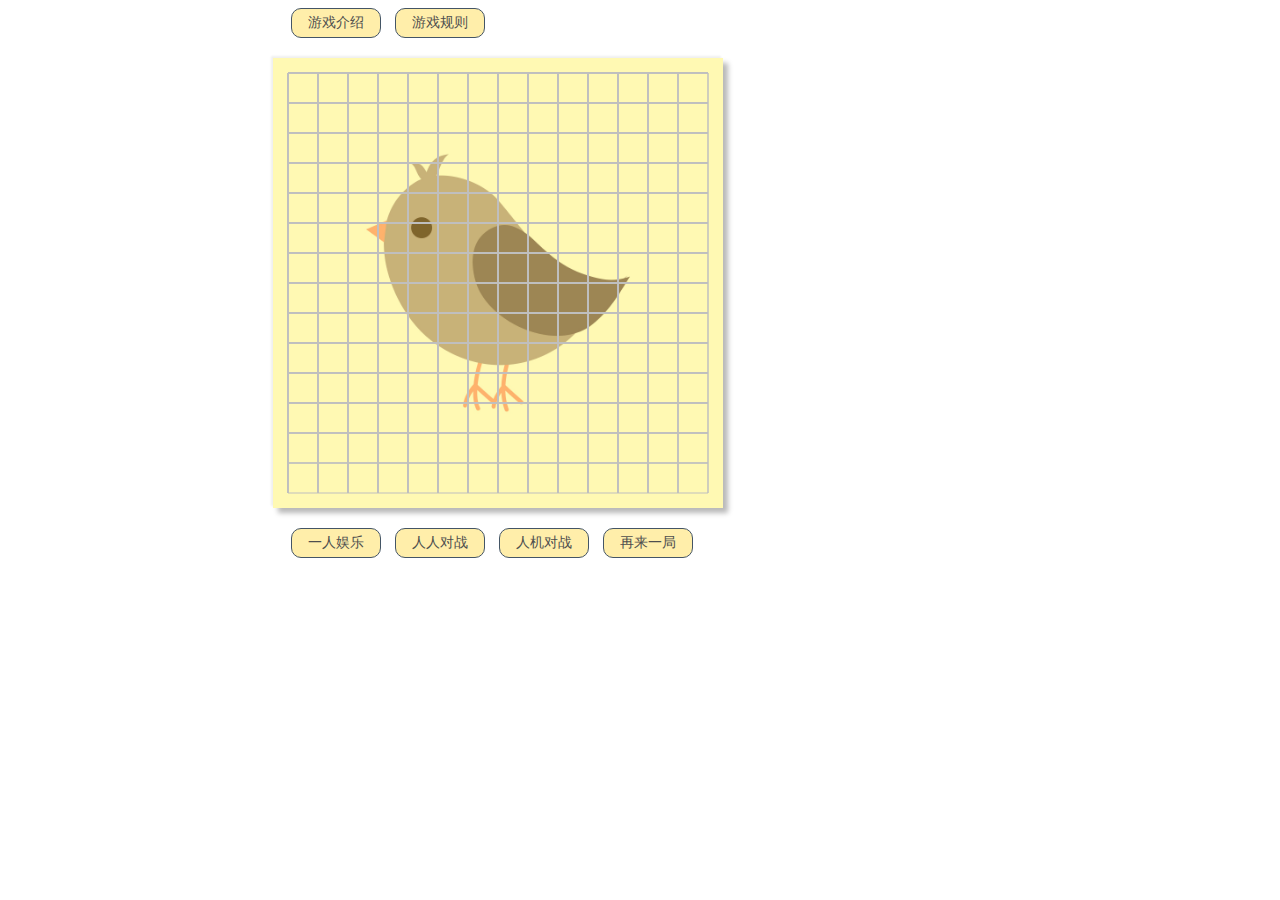
<file: gobang/index.html>
<!DOCTYPE html PUBLIC "-//W3C//DTD XHTML 1.0 Transitional//EN"
   "http://www.w3.org/TR/xhtml1/DTD/xhtml1-transitional.dtd">
<html xmlns="http://www.w3.org/1999/xhtml" xml:lang="en" lang="en">
<head>
<meta http-equiv="content-type" content="text/html;charset=utf-8">
<meta title="author" name="Silence Xu">
	<title>五子棋</title>
<link rel="stylesheet" type="text/css" href="css/style.css">

</head>
<body>
<div style="margin-left: 15%; width: 600px;">

	<div class="control">
		<input type="button" class="gameDescription" id="gameInstructions" value="游戏介绍" />
		<div class="gameDescription-div">
			<p>五子棋小游戏</p>
		</div>
		<input type="button" class="gameDescription" id="gameRules" value="游戏规则" />
		<div class="gameDescription-div">
			<h3>游戏规则</h3>
			<h4>游戏分为三种类型：</h4>
			<h5>一人娱乐</h5>
			<h5>人人对战</h5>
			<h5>人机对战</h5>
		</div>
	</div>

	<canvas id="chess" width="450px" height="450px"></canvas>

	<div class="control">
		<input type="button" id="one-oneself" value="一人娱乐" />
		<input type="button" id="people-people" value="人人对战" />
		<input type="button" id="people-computer" value="人机对战" />
		<input type="button" id="another" value="再来一局" />
	</div>

</div>
</body>
<script src="js/script.js"></script>

</html>
</file>
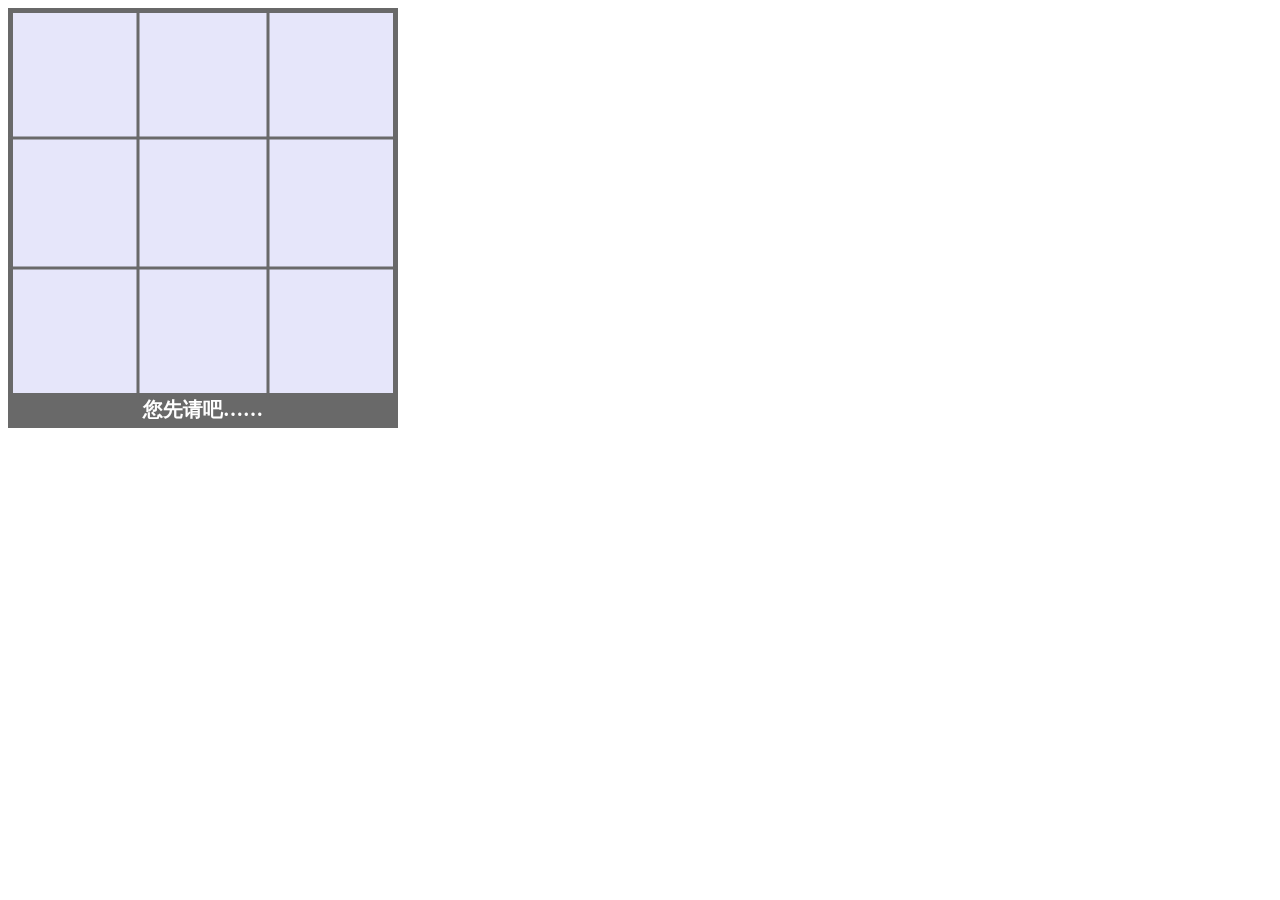
<file: tictactoe/index.html>
<!DOCTYPE html>
<html>
<head>
	<meta charset="utf-8" />
	<title>chess game</title>
	<script type="text/javascript" src="./js/lufylegend-1.6.0.min.js"></script>
	<script type="text/javascript" src="./js/main.js"></script>
    <style type="text/css">
	.button{
		width:100px;
		height:36px;
		text-align:center;
		font-family:楷体;
		font-size:24px;
		font-weight:bold;
		color:#600;
		background-color:#9FC;
	}
	</style>
</head>
<body>
	<div id="mylegend">loading……</div>
    <div>
    	<input type="button" name="fpeople" id="fpeople" value="人先">
    	<input type="button" name="fcomputer" id="fcomputer" value="机先">
        <input type="button" name="update" id="update" value="刷新">
    </div>
</body>
</html>
</file>
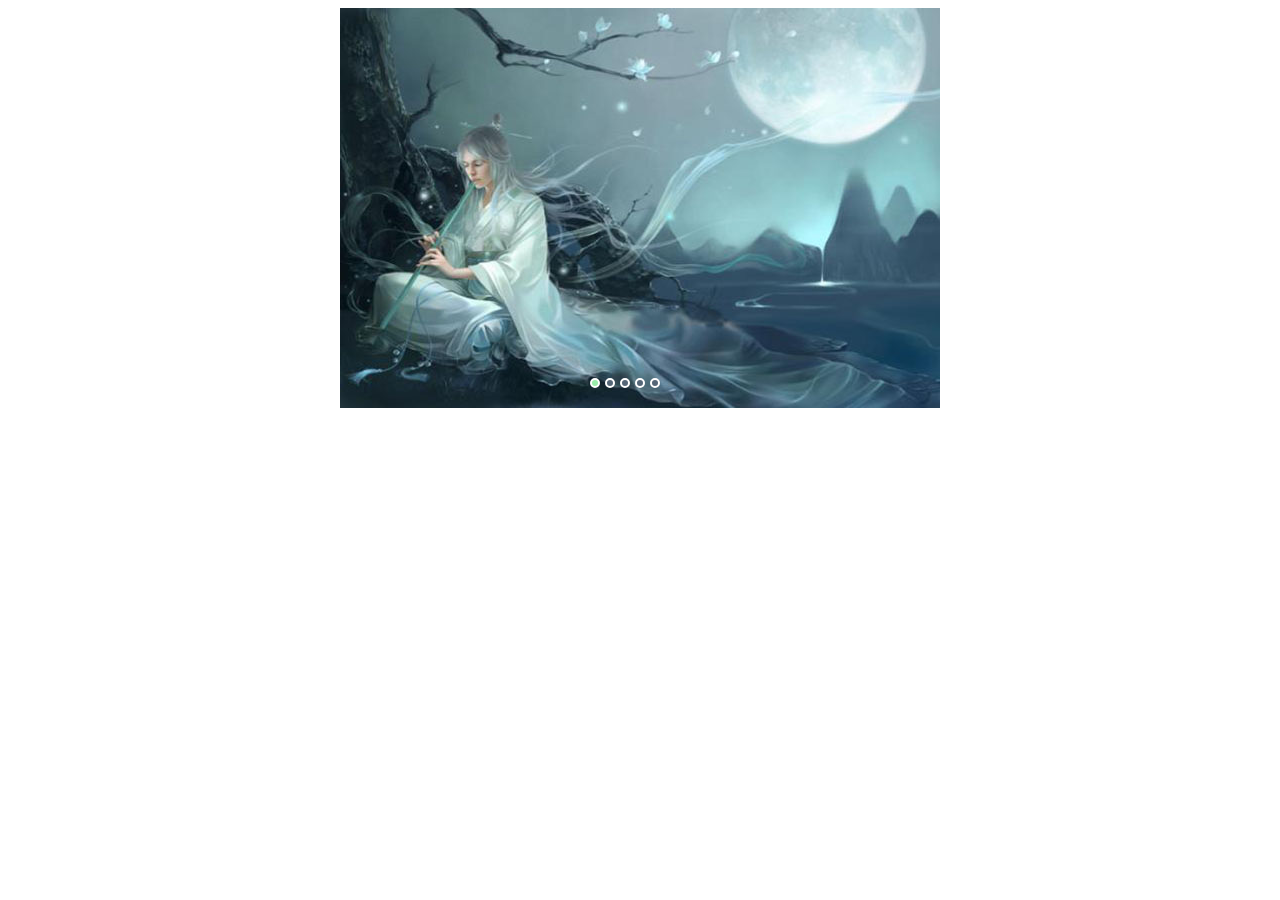
<file: carousel-focus/焦点轮播图.html>
<!DOCTYPE html>
<html>
<head>
<meta charset="utf-8">
<meta title="author" name="Silence Xu">
	<title>焦点轮播图</title>
</head>
<style type="text/css">
#container{
	margin: 0 auto;
	width: 600px;
	height: 400px;
	overflow: hidden;
	position: relative;/*将图片放到container里，多余的overflow: hidden;*/
}
#container #list{
	position: absolute; 
	width: 4200px; 
	height: 400px; 
	font-size: 0px;/*消除img之间的空隙*/
	z-index: 1;
}
#container #list img{
	float: left;
}
#container #buttons{
	width: 100px;
	height: 10px;
	position: absolute;
	left: 250px;
	bottom: 20px;
	z-index: 2;

}
#container #buttons span{
	display: block;
	float: left;
	width: 6px;
	height: 6px;
	background: #567;
	border:2px solid #fff;
	border-radius: 50%;
	cursor: pointer;
	margin-right: 5px;

}
#container #buttons .on{
	background: #9ea;
}
#container .arrow{
	display: none;
	width: 30px;
	height: 50px;
	background: rgba(0,0,0,0.3);
	cursor: pointer;
	font-size: 36px;
	text-align: center;
	line-height: 50px;
	color: #dfd;
	position: absolute;
	top: 175px;
	z-index: 2;

}
#container .arrow:hover{
	background: rgba(0,0,0,0.5);
	color: #fff;
}
#container:hover .arrow{
	display: block;
}
#prev{ left: 20px; }
#next{ right: 20px; }
</style>
<body>
<div id="container">
	<div id="list" style="left:-600px;">
		<img src="img/slide7.jpg">
		<img src="img/slide1.jpg">
		<img src="img/slide2.jpg">
		<img src="img/slide5.jpg">
		<img src="img/slide6.jpg">
		<img src="img/slide7.jpg">
		<img src="img/slide1.jpg">
	</div>
	<div id="buttons">
		<span index="1" class="on"></span>
        <span index="2"></span>
        <span index="3"></span>
        <span index="4"></span>
        <span index="5"></span>
	</div>
	<span id="prev" class="arrow">&lt;</span>
    <span id="next" class="arrow">&gt;</span>
		
</div>
</body>
<script>
window.onload = function(){
	var oContainer = document.getElementById("container");
	var oList = document.getElementById("list");
	var oButtons = document.getElementById("buttons").getElementsByTagName("span");
	var oPrev = document.getElementById("prev");
	var oNext = document.getElementById("next");

	var index = 1;	//当前是第几张图
	var len = 5;	//当前有几张图片

	var animated = false;	//当left改变时，animated为true，当left结束改变，animated为false，防止点击前进后退按钮频率过快时产生卡顿
	var interval = 3000;
	var timer;

	function animate(offset){
		if(offset==0){
			return;//退出这个函数
		}
		animated = true;
		var time = 300;  //换图时间
		var inteval = 10;	//改变left的时间间隔
		var speed = offset/(time/inteval);

		var left = parseInt(oList.style.left) + offset;

		var go = function(){
			//speed>0 =>  offset>0  => offset改变的像素位,+为向左（前）移动，-向右（后）移动  => left为改变后的oList.style.left值
			if( (speed > 0 && parseInt(oList.style.left) < left) || (speed < 0 && parseInt(oList.style.left) > left)){
				oList.style.left = parseInt(oList.style.left) + speed +'px';
				setTimeout(go,inteval);
			}
			else{
				oList.style.left = left + 'px';
				
				if(left > -600){
					oList.style.left = -600 * len + 'px';
				}
				if(left < (-600 * len)){
					oList.style.left = -600 + 'px';
				}
				animated = false;
			}
		}
		go();


	}

	function showButton(){
		for(var i=0; i<oButtons.length; i++){
			if(oButtons[i].className == 'on'){
				oButtons[i].className = '';
				break;
			}
		}
		oButtons[index - 1].className = 'on';
	}

	//自动改变图片
	function play(){
		timer = setTimeout(function(){
			next.onclick();
			play();
		},interval);
	}
	//当鼠标放上去时停止改变图片
	function stop(){
		clearTimeout(timer);
	}

	oPrev.onclick = function(){
		if(animated){
            return;
        }
		if(index == 1){
			index =5;
		}
		else{
			index -= 1;
		}
		animate(600);
		showButton();
	}
	oNext.onclick = function(){
		if(animated){
            return;
        }
		if(index == 5){
			index =1;
		}
		else{
			index += 1;
		}
		animate(-600);
		showButton();
	}
	for(var i=0; i<oButtons.length; i++){
		oButtons[i].onclick = function(){
			if(animated){
                return;
            }
			if(this.className == 'on'){
				return;
			}
		debugger;

			var myIndex = parseInt(this.getAttribute('index'));
			var offset = -600 * (myIndex - index);
					
			if(myIndex == 1 && index == 5){
				offset = -600;
			}
			if(myIndex == 5 && index == 1){
				offset = 600;
			}

			animate(offset);
			index = myIndex;
			showButton();
		}
	}
	oContainer.onmouseover = stop;
	oContainer.onmouseout = play;

	play();
}
</script>
</html>
</file>
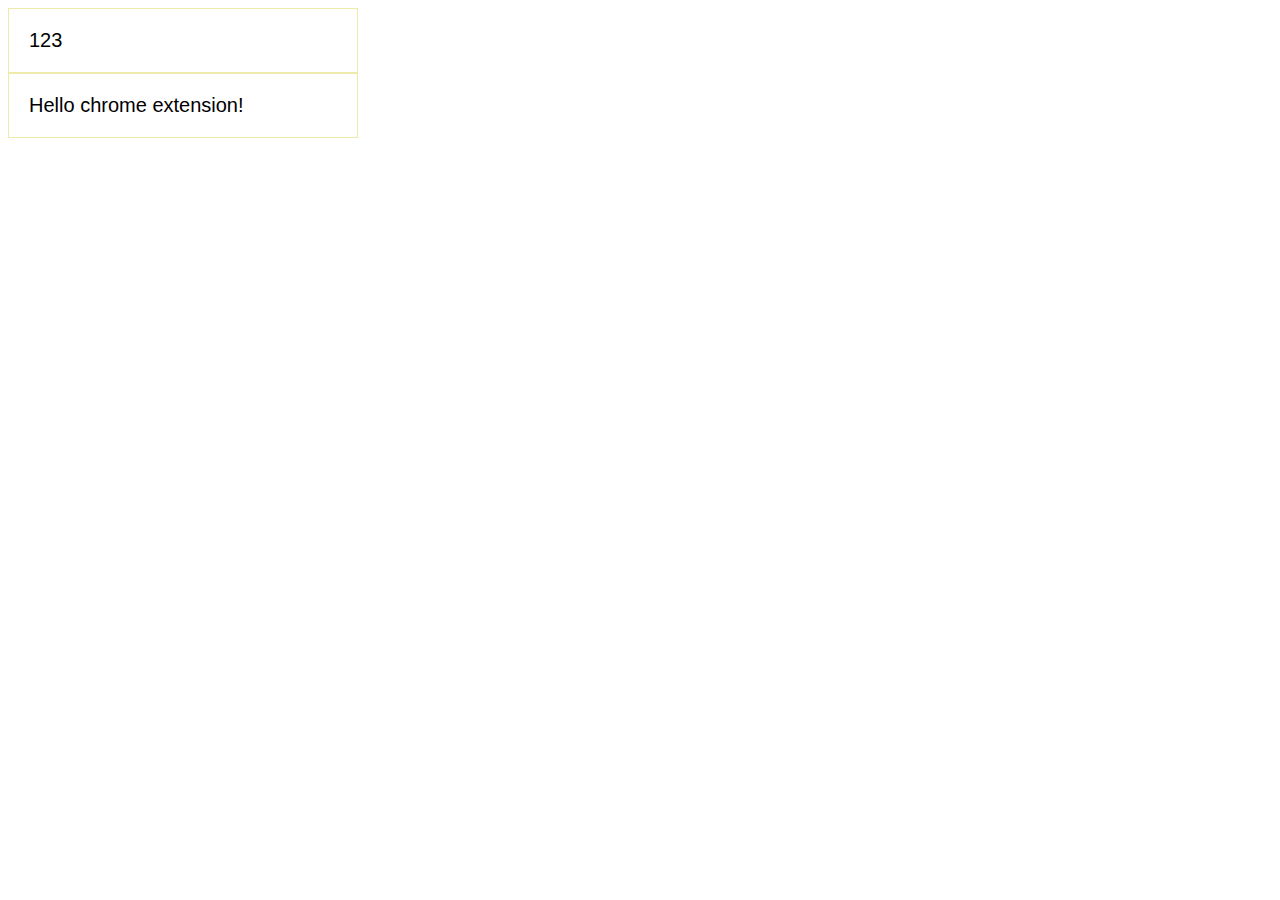
<file: chrome_ext_demo/popup.html>
<!DOCTYPE html>
<html>
<head>
	<style>
		body{
			width:350px;
		}
		div{
			border:1px solid #eeeaaa;
			padding:20px;
			font: 20px normal helvetica,verdana,sans-serif;
		}
	</style>
	<script src="popup.js"></script>
</head>
<body>
	<div>123</div>
</body>
</html>
</file>
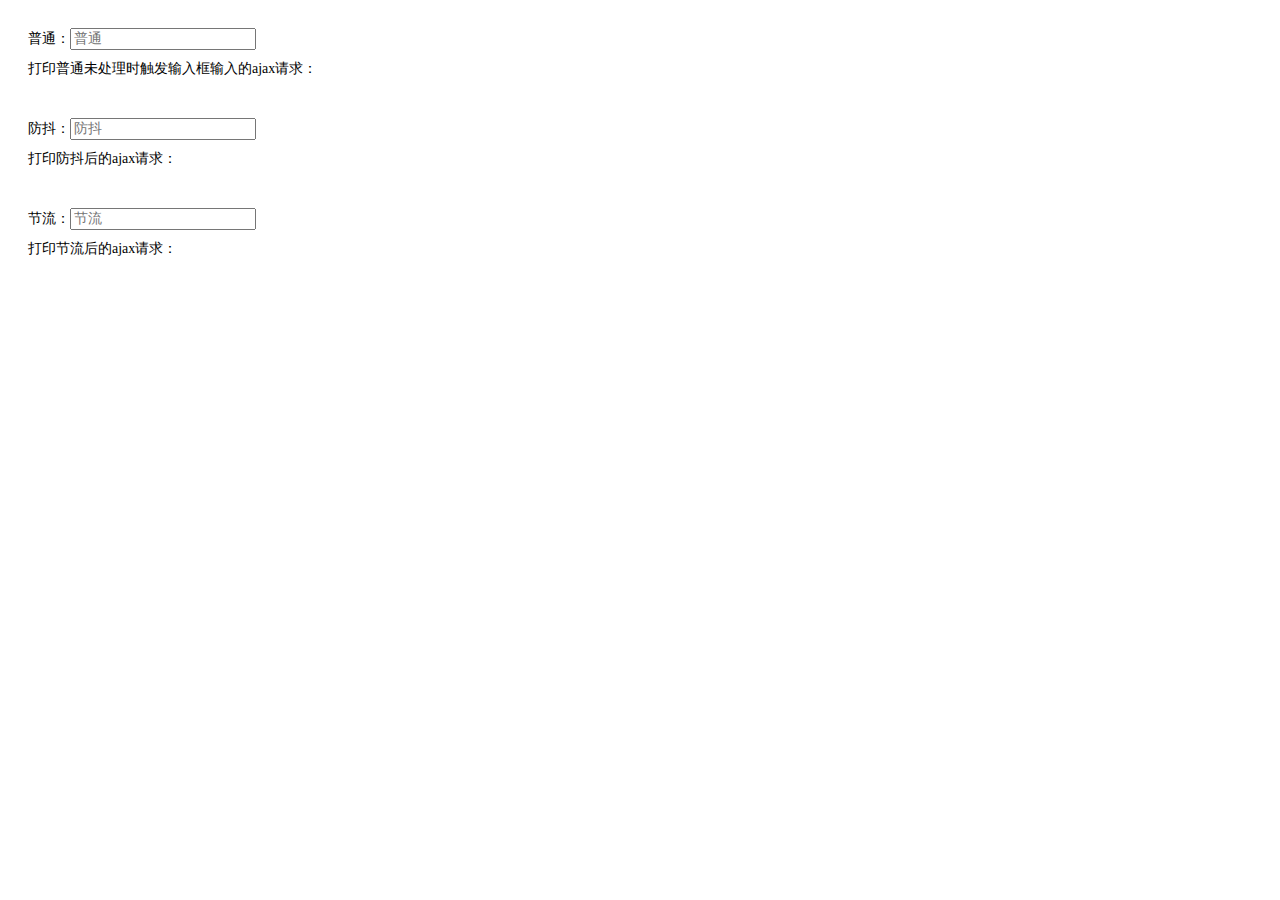
<file: debounce-throttle/debounce-throttle.html>
<!DOCTYPE html>
<html lang="en">
<head>
	<meta charset="UTF-8">
	<title>节流和防抖</title>
	<style type="text/css">
		* {
			font-size: 14px;
			font-family: "weiruanyahei"
		}
		body {
			padding: 20px;
		}
		.rescontent {
			padding: 10px 0 40px;
		}
	</style>
</head>
<body>

	<div>
		普通：<input id="normal" placeholder="普通" />
	</div>
	<div class="rescontent">
		打印普通未处理时触发输入框输入的ajax请求：
		<div id="normal_res"></div>
	</div>

	<div>
		防抖：<input id="debounce" placeholder="防抖" />
	</div>
	<div class="rescontent">
		打印防抖后的ajax请求：
		<div id="debounce_res"></div>
	</div>
	
	<div>
		节流：<input id="throttle" placeholder="节流" />
	</div>
	<div class="rescontent">
		打印节流后的ajax请求：
		<div id="throttle_res"></div>
	</div>
</body>
</html>

<script type="text/javascript">
	// 模拟一段ajax请求
	function ajax(content, elem) {
	  console.log('ajax request ' + content)
	  elem.innerHTML += 'ajax request ' + content + '<br />'
	}

	// 普通的输入框
	let inputNormal = document.getElementById('normal');
	inputNormal.addEventListener('keyup', function (e) {
	    ajax(e.target.value, document.getElementById('normal_res'))
	})

	// 函数防抖(debounce)
	// 在事件被触发n秒后再执行回调，如果在这n秒内又被触发，则重新计时。
	// 比喻：函数防抖就是法师发技能的时候要读条，技能读条没完再按技能就会重新读条。

	function debounce(fun, delay) {
	    return function (args1, args2) {
	        let that = this
	        let _args1 = args1
	        let _args2 = args2
	        clearTimeout(fun.id)
	        fun.id = setTimeout(function () {
	            fun.call(that, _args1, _args2)
	        }, delay)
	    }
	}
	    
	let inputDebounce = document.getElementById('debounce')

	let debounceAjax = debounce(ajax, 500)

	inputDebounce.addEventListener('keyup', function (e) {
        debounceAjax(e.target.value, document.getElementById('debounce_res'))
    })


	// 函数节流(throttle)
	// 规定在一个单位时间内，只能触发一次函数。如果这个单位时间内触发多次函数，只有一次生效。
	// 比喻：函数节流就是fps游戏的射速，就算一直按着鼠标射击，也只会在规定射速内射出子弹。
	function throttle(fun, delay) {
        let last, deferTimer
        return function (args) {
            let that = this
            let _args = arguments
            let now = +new Date()
            if (last && now < last + delay) {
                clearTimeout(deferTimer)
                deferTimer = setTimeout(function () {
                    last = now
                    fun.apply(that, _args)
                }, delay)
            }else {
                last = now
                fun.apply(that,_args)
            }
        }
    }

    let throttleAjax = throttle(ajax, 1000)

    let inputThrottle = document.getElementById('throttle')
    inputThrottle.addEventListener('keyup', function(e) {
        throttleAjax(e.target.value, document.getElementById('throttle_res'))
    })

/*
总结
函数防抖和函数节流都是防止某一时间频繁触发，但是这两兄弟之间的原理却不一样。
函数防抖是某一段时间内只执行一次，而函数节流是间隔时间执行。


结合应用场景
debounce
search搜索联想，用户在不断输入值时，用防抖来节约请求资源。
window触发resize的时候，不断的调整浏览器窗口大小会不断的触发这个事件，用防抖来让其只触发一次

throttle
鼠标不断点击触发，mousedown(单位时间内只触发一次)
监听滚动事件，比如是否滑到底部自动加载更多，用throttle来判断

*/

</script>
</file>
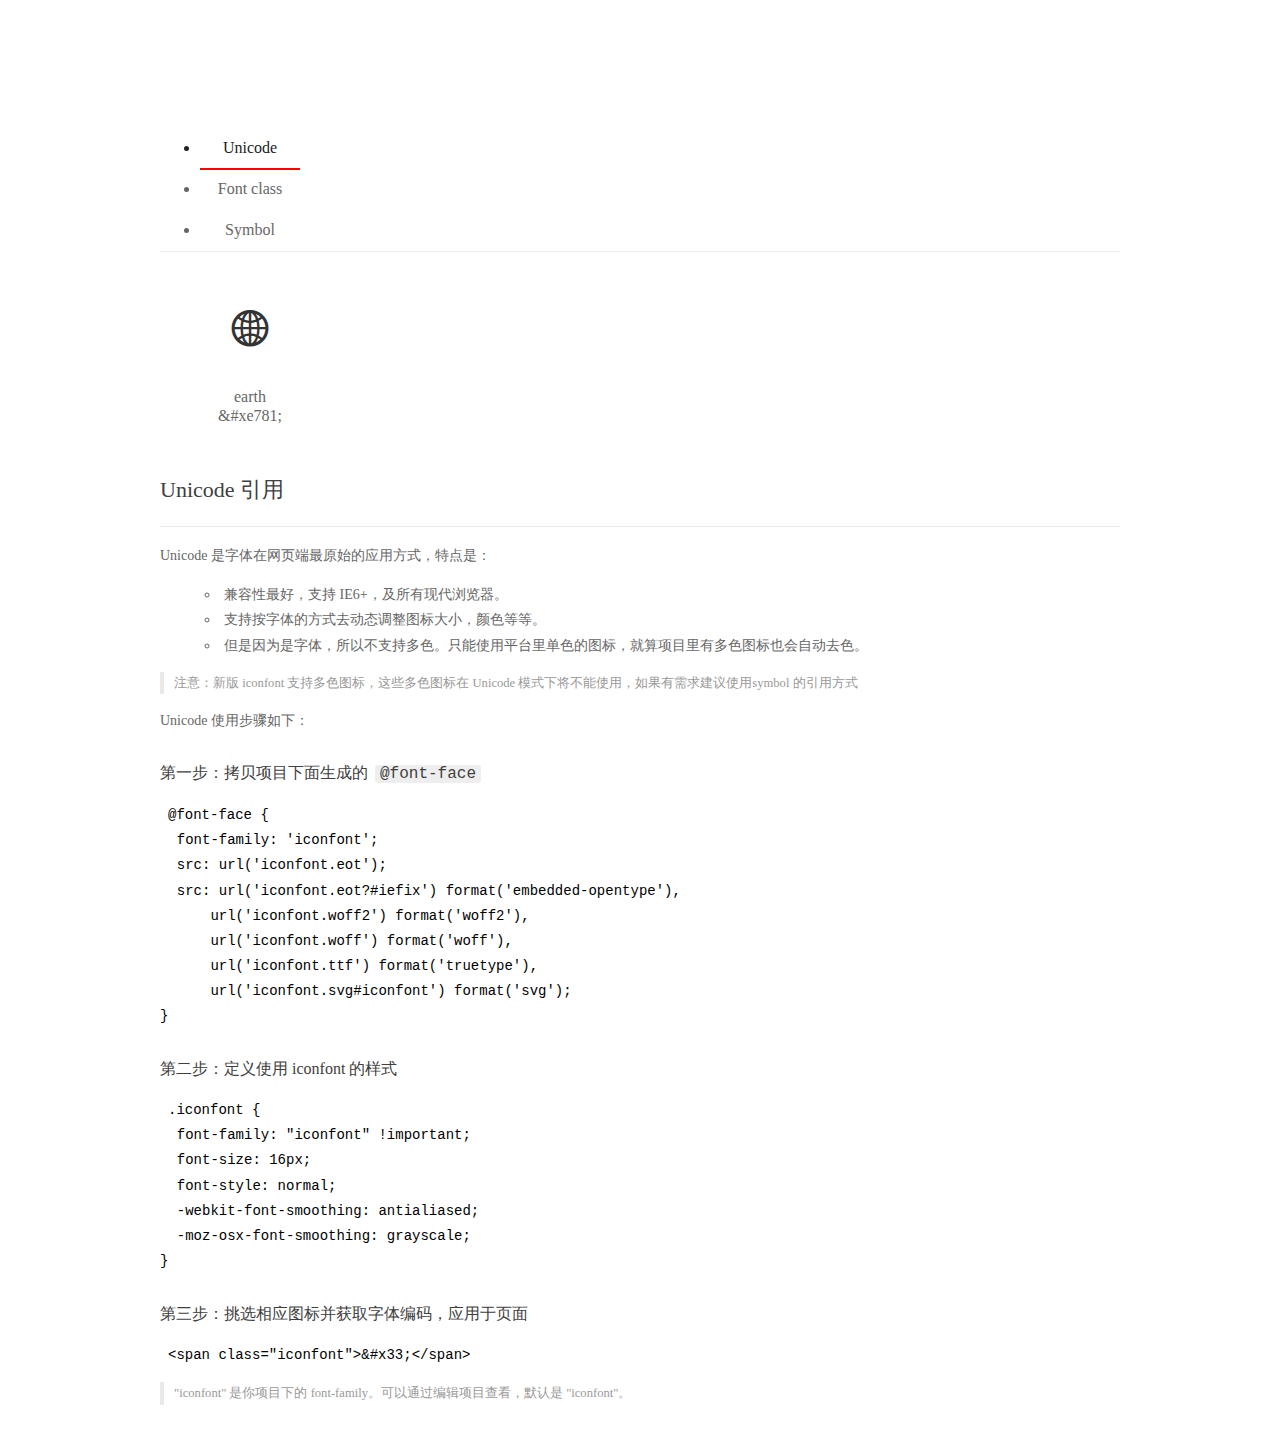
<file: st-iconfont/iconfont/demo_index.html>
<!DOCTYPE html>
<html>
<head>
  <meta charset="utf-8"/>
  <title>IconFont Demo</title>
  <link rel="shortcut icon" href="https://gtms04.alicdn.com/tps/i4/TB1_oz6GVXXXXaFXpXXJDFnIXXX-64-64.ico" type="image/x-icon"/>
  <link rel="stylesheet" href="https://g.alicdn.com/thx/cube/1.3.2/cube.min.css">
  <link rel="stylesheet" href="demo.css">
  <link rel="stylesheet" href="iconfont.css">
  <script src="iconfont.js"></script>
  <!-- jQuery -->
  <script src="https://a1.alicdn.com/oss/uploads/2018/12/26/7bfddb60-08e8-11e9-9b04-53e73bb6408b.js"></script>
  <!-- 代码高亮 -->
  <script src="https://a1.alicdn.com/oss/uploads/2018/12/26/a3f714d0-08e6-11e9-8a15-ebf944d7534c.js"></script>
</head>
<body>
  <div class="main">
    <h1 class="logo"><a href="https://www.iconfont.cn/" title="iconfont 首页" target="_blank">&#xe86b;</a></h1>
    <div class="nav-tabs">
      <ul id="tabs" class="dib-box">
        <li class="dib active"><span>Unicode</span></li>
        <li class="dib"><span>Font class</span></li>
        <li class="dib"><span>Symbol</span></li>
      </ul>
      
    </div>
    <div class="tab-container">
      <div class="content unicode" style="display: block;">
          <ul class="icon_lists dib-box">
          
            <li class="dib">
              <span class="icon iconfont">&#xe781;</span>
                <div class="name">earth</div>
                <div class="code-name">&amp;#xe781;</div>
              </li>
          
          </ul>
          <div class="article markdown">
          <h2 id="unicode-">Unicode 引用</h2>
          <hr>

          <p>Unicode 是字体在网页端最原始的应用方式，特点是：</p>
          <ul>
            <li>兼容性最好，支持 IE6+，及所有现代浏览器。</li>
            <li>支持按字体的方式去动态调整图标大小，颜色等等。</li>
            <li>但是因为是字体，所以不支持多色。只能使用平台里单色的图标，就算项目里有多色图标也会自动去色。</li>
          </ul>
          <blockquote>
            <p>注意：新版 iconfont 支持多色图标，这些多色图标在 Unicode 模式下将不能使用，如果有需求建议使用symbol 的引用方式</p>
          </blockquote>
          <p>Unicode 使用步骤如下：</p>
          <h3 id="-font-face">第一步：拷贝项目下面生成的 <code>@font-face</code></h3>
<pre><code class="language-css"
>@font-face {
  font-family: 'iconfont';
  src: url('iconfont.eot');
  src: url('iconfont.eot?#iefix') format('embedded-opentype'),
      url('iconfont.woff2') format('woff2'),
      url('iconfont.woff') format('woff'),
      url('iconfont.ttf') format('truetype'),
      url('iconfont.svg#iconfont') format('svg');
}
</code></pre>
          <h3 id="-iconfont-">第二步：定义使用 iconfont 的样式</h3>
<pre><code class="language-css"
>.iconfont {
  font-family: "iconfont" !important;
  font-size: 16px;
  font-style: normal;
  -webkit-font-smoothing: antialiased;
  -moz-osx-font-smoothing: grayscale;
}
</code></pre>
          <h3 id="-">第三步：挑选相应图标并获取字体编码，应用于页面</h3>
<pre>
<code class="language-html"
>&lt;span class="iconfont"&gt;&amp;#x33;&lt;/span&gt;
</code></pre>
          <blockquote>
            <p>"iconfont" 是你项目下的 font-family。可以通过编辑项目查看，默认是 "iconfont"。</p>
          </blockquote>
          </div>
      </div>
      <div class="content font-class">
        <ul class="icon_lists dib-box">
          
          <li class="dib">
            <span class="icon iconfont icon-earth"></span>
            <div class="name">
              earth
            </div>
            <div class="code-name">.icon-earth
            </div>
          </li>
          
        </ul>
        <div class="article markdown">
        <h2 id="font-class-">font-class 引用</h2>
        <hr>

        <p>font-class 是 Unicode 使用方式的一种变种，主要是解决 Unicode 书写不直观，语意不明确的问题。</p>
        <p>与 Unicode 使用方式相比，具有如下特点：</p>
        <ul>
          <li>兼容性良好，支持 IE8+，及所有现代浏览器。</li>
          <li>相比于 Unicode 语意明确，书写更直观。可以很容易分辨这个 icon 是什么。</li>
          <li>因为使用 class 来定义图标，所以当要替换图标时，只需要修改 class 里面的 Unicode 引用。</li>
          <li>不过因为本质上还是使用的字体，所以多色图标还是不支持的。</li>
        </ul>
        <p>使用步骤如下：</p>
        <h3 id="-fontclass-">第一步：引入项目下面生成的 fontclass 代码：</h3>
<pre><code class="language-html">&lt;link rel="stylesheet" href="./iconfont.css"&gt;
</code></pre>
        <h3 id="-">第二步：挑选相应图标并获取类名，应用于页面：</h3>
<pre><code class="language-html">&lt;span class="iconfont icon-xxx"&gt;&lt;/span&gt;
</code></pre>
        <blockquote>
          <p>"
            iconfont" 是你项目下的 font-family。可以通过编辑项目查看，默认是 "iconfont"。</p>
        </blockquote>
      </div>
      </div>
      <div class="content symbol">
          <ul class="icon_lists dib-box">
          
            <li class="dib">
                <svg class="icon svg-icon" aria-hidden="true">
                  <use xlink:href="#icon-earth"></use>
                </svg>
                <div class="name">earth</div>
                <div class="code-name">#icon-earth</div>
            </li>
          
          </ul>
          <div class="article markdown">
          <h2 id="symbol-">Symbol 引用</h2>
          <hr>

          <p>这是一种全新的使用方式，应该说这才是未来的主流，也是平台目前推荐的用法。相关介绍可以参考这篇<a href="">文章</a>
            这种用法其实是做了一个 SVG 的集合，与另外两种相比具有如下特点：</p>
          <ul>
            <li>支持多色图标了，不再受单色限制。</li>
            <li>通过一些技巧，支持像字体那样，通过 <code>font-size</code>, <code>color</code> 来调整样式。</li>
            <li>兼容性较差，支持 IE9+，及现代浏览器。</li>
            <li>浏览器渲染 SVG 的性能一般，还不如 png。</li>
          </ul>
          <p>使用步骤如下：</p>
          <h3 id="-symbol-">第一步：引入项目下面生成的 symbol 代码：</h3>
<pre><code class="language-html">&lt;script src="./iconfont.js"&gt;&lt;/script&gt;
</code></pre>
          <h3 id="-css-">第二步：加入通用 CSS 代码（引入一次就行）：</h3>
<pre><code class="language-html">&lt;style&gt;
.icon {
  width: 1em;
  height: 1em;
  vertical-align: -0.15em;
  fill: currentColor;
  overflow: hidden;
}
&lt;/style&gt;
</code></pre>
          <h3 id="-">第三步：挑选相应图标并获取类名，应用于页面：</h3>
<pre><code class="language-html">&lt;svg class="icon" aria-hidden="true"&gt;
  &lt;use xlink:href="#icon-xxx"&gt;&lt;/use&gt;
&lt;/svg&gt;
</code></pre>
          </div>
      </div>

    </div>
  </div>
  <script>
  $(document).ready(function () {
      $('.tab-container .content:first').show()

      $('#tabs li').click(function (e) {
        var tabContent = $('.tab-container .content')
        var index = $(this).index()

        if ($(this).hasClass('active')) {
          return
        } else {
          $('#tabs li').removeClass('active')
          $(this).addClass('active')

          tabContent.hide().eq(index).fadeIn()
        }
      })
    })
  </script>
</body>
</html>
</file>
<file: gobang/css/style.css>
canvas{
	margin:20px auto;
	display: block;
	box-shadow: -2px -2px 2px #efefef,
				5px 5px 5px #b9b9b9;
}

.control{
	margin:auto;
	width: 424px;
}

.control input{
	width: 90px;
	height: 30px;
	margin:0 5px;
	border:1px solid #456;
	background-color: #fea;
	border-radius: 10px;
	font-size: 14px;
	color:#4e4e4e;
}
.control input:hover{
	font-weight: bold;
	border:2px solid;
}

/* 游戏介绍 */
.gameDescription-div{
	width: 450px;
	height: 450px;
	border:1px solid #fea;
	box-shadow: -2px -2px 2px #efefef,
				5px 5px 5px #b9b9b9;
	display: none;
}
</file>
<file: st-iconfont/iconfont/demo.css>
/* Logo 字体 */
@font-face {
  font-family: "iconfont logo";
  src: url('https://at.alicdn.com/t/font_985780_km7mi63cihi.eot?t=1545807318834');
  src: url('https://at.alicdn.com/t/font_985780_km7mi63cihi.eot?t=1545807318834#iefix') format('embedded-opentype'),
    url('https://at.alicdn.com/t/font_985780_km7mi63cihi.woff?t=1545807318834') format('woff'),
    url('https://at.alicdn.com/t/font_985780_km7mi63cihi.ttf?t=1545807318834') format('truetype'),
    url('https://at.alicdn.com/t/font_985780_km7mi63cihi.svg?t=1545807318834#iconfont') format('svg');
}

.logo {
  font-family: "iconfont logo";
  font-size: 160px;
  font-style: normal;
  -webkit-font-smoothing: antialiased;
  -moz-osx-font-smoothing: grayscale;
}

/* tabs */
.nav-tabs {
  position: relative;
}

.nav-tabs .nav-more {
  position: absolute;
  right: 0;
  bottom: 0;
  height: 42px;
  line-height: 42px;
  color: #666;
}

#tabs {
  border-bottom: 1px solid #eee;
}

#tabs li {
  cursor: pointer;
  width: 100px;
  height: 40px;
  line-height: 40px;
  text-align: center;
  font-size: 16px;
  border-bottom: 2px solid transparent;
  position: relative;
  z-index: 1;
  margin-bottom: -1px;
  color: #666;
}


#tabs .active {
  border-bottom-color: #f00;
  color: #222;
}

.tab-container .content {
  display: none;
}

/* 页面布局 */
.main {
  padding: 30px 100px;
  width: 960px;
  margin: 0 auto;
}

.main .logo {
  color: #333;
  text-align: left;
  margin-bottom: 30px;
  line-height: 1;
  height: 110px;
  margin-top: -50px;
  overflow: hidden;
  *zoom: 1;
}

.main .logo a {
  font-size: 160px;
  color: #333;
}

.helps {
  margin-top: 40px;
}

.helps pre {
  padding: 20px;
  margin: 10px 0;
  border: solid 1px #e7e1cd;
  background-color: #fffdef;
  overflow: auto;
}

.icon_lists {
  width: 100% !important;
  overflow: hidden;
  *zoom: 1;
}

.icon_lists li {
  width: 100px;
  margin-bottom: 10px;
  margin-right: 20px;
  text-align: center;
  list-style: none !important;
  cursor: default;
}

.icon_lists li .code-name {
  line-height: 1.2;
}

.icon_lists .icon {
  display: block;
  height: 100px;
  line-height: 100px;
  font-size: 42px;
  margin: 10px auto;
  color: #333;
  -webkit-transition: font-size 0.25s linear, width 0.25s linear;
  -moz-transition: font-size 0.25s linear, width 0.25s linear;
  transition: font-size 0.25s linear, width 0.25s linear;
}

.icon_lists .icon:hover {
  font-size: 100px;
}

.icon_lists .svg-icon {
  /* 通过设置 font-size 来改变图标大小 */
  width: 1em;
  /* 图标和文字相邻时，垂直对齐 */
  vertical-align: -0.15em;
  /* 通过设置 color 来改变 SVG 的颜色/fill */
  fill: currentColor;
  /* path 和 stroke 溢出 viewBox 部分在 IE 下会显示
      normalize.css 中也包含这行 */
  overflow: hidden;
}

.icon_lists li .name,
.icon_lists li .code-name {
  color: #666;
}

/* markdown 样式 */
.markdown {
  color: #666;
  font-size: 14px;
  line-height: 1.8;
}

.highlight {
  line-height: 1.5;
}

.markdown img {
  vertical-align: middle;
  max-width: 100%;
}

.markdown h1 {
  color: #404040;
  font-weight: 500;
  line-height: 40px;
  margin-bottom: 24px;
}

.markdown h2,
.markdown h3,
.markdown h4,
.markdown h5,
.markdown h6 {
  color: #404040;
  margin: 1.6em 0 0.6em 0;
  font-weight: 500;
  clear: both;
}

.markdown h1 {
  font-size: 28px;
}

.markdown h2 {
  font-size: 22px;
}

.markdown h3 {
  font-size: 16px;
}

.markdown h4 {
  font-size: 14px;
}

.markdown h5 {
  font-size: 12px;
}

.markdown h6 {
  font-size: 12px;
}

.markdown hr {
  height: 1px;
  border: 0;
  background: #e9e9e9;
  margin: 16px 0;
  clear: both;
}

.markdown p {
  margin: 1em 0;
}

.markdown>p,
.markdown>blockquote,
.markdown>.highlight,
.markdown>ol,
.markdown>ul {
  width: 80%;
}

.markdown ul>li {
  list-style: circle;
}

.markdown>ul li,
.markdown blockquote ul>li {
  margin-left: 20px;
  padding-left: 4px;
}

.markdown>ul li p,
.markdown>ol li p {
  margin: 0.6em 0;
}

.markdown ol>li {
  list-style: decimal;
}

.markdown>ol li,
.markdown blockquote ol>li {
  margin-left: 20px;
  padding-left: 4px;
}

.markdown code {
  margin: 0 3px;
  padding: 0 5px;
  background: #eee;
  border-radius: 3px;
}

.markdown strong,
.markdown b {
  font-weight: 600;
}

.markdown>table {
  border-collapse: collapse;
  border-spacing: 0px;
  empty-cells: show;
  border: 1px solid #e9e9e9;
  width: 95%;
  margin-bottom: 24px;
}

.markdown>table th {
  white-space: nowrap;
  color: #333;
  font-weight: 600;
}

.markdown>table th,
.markdown>table td {
  border: 1px solid #e9e9e9;
  padding: 8px 16px;
  text-align: left;
}

.markdown>table th {
  background: #F7F7F7;
}

.markdown blockquote {
  font-size: 90%;
  color: #999;
  border-left: 4px solid #e9e9e9;
  padding-left: 0.8em;
  margin: 1em 0;
}

.markdown blockquote p {
  margin: 0;
}

.markdown .anchor {
  opacity: 0;
  transition: opacity 0.3s ease;
  margin-left: 8px;
}

.markdown .waiting {
  color: #ccc;
}

.markdown h1:hover .anchor,
.markdown h2:hover .anchor,
.markdown h3:hover .anchor,
.markdown h4:hover .anchor,
.markdown h5:hover .anchor,
.markdown h6:hover .anchor {
  opacity: 1;
  display: inline-block;
}

.markdown>br,
.markdown>p>br {
  clear: both;
}


.hljs {
  display: block;
  background: white;
  padding: 0.5em;
  color: #333333;
  overflow-x: auto;
}

.hljs-comment,
.hljs-meta {
  color: #969896;
}

.hljs-string,
.hljs-variable,
.hljs-template-variable,
.hljs-strong,
.hljs-emphasis,
.hljs-quote {
  color: #df5000;
}

.hljs-keyword,
.hljs-selector-tag,
.hljs-type {
  color: #a71d5d;
}

.hljs-literal,
.hljs-symbol,
.hljs-bullet,
.hljs-attribute {
  color: #0086b3;
}

.hljs-section,
.hljs-name {
  color: #63a35c;
}

.hljs-tag {
  color: #333333;
}

.hljs-title,
.hljs-attr,
.hljs-selector-id,
.hljs-selector-class,
.hljs-selector-attr,
.hljs-selector-pseudo {
  color: #795da3;
}

.hljs-addition {
  color: #55a532;
  background-color: #eaffea;
}

.hljs-deletion {
  color: #bd2c00;
  background-color: #ffecec;
}

.hljs-link {
  text-decoration: underline;
}

/* 代码高亮 */
/* PrismJS 1.15.0
https://prismjs.com/download.html#themes=prism&languages=markup+css+clike+javascript */
/**
 * prism.js default theme for JavaScript, CSS and HTML
 * Based on dabblet (http://dabblet.com)
 * @author Lea Verou
 */
code[class*="language-"],
pre[class*="language-"] {
  color: black;
  background: none;
  text-shadow: 0 1px white;
  font-family: Consolas, Monaco, 'Andale Mono', 'Ubuntu Mono', monospace;
  text-align: left;
  white-space: pre;
  word-spacing: normal;
  word-break: normal;
  word-wrap: normal;
  line-height: 1.5;

  -moz-tab-size: 4;
  -o-tab-size: 4;
  tab-size: 4;

  -webkit-hyphens: none;
  -moz-hyphens: none;
  -ms-hyphens: none;
  hyphens: none;
}

pre[class*="language-"]::-moz-selection,
pre[class*="language-"] ::-moz-selection,
code[class*="language-"]::-moz-selection,
code[class*="language-"] ::-moz-selection {
  text-shadow: none;
  background: #b3d4fc;
}

pre[class*="language-"]::selection,
pre[class*="language-"] ::selection,
code[class*="language-"]::selection,
code[class*="language-"] ::selection {
  text-shadow: none;
  background: #b3d4fc;
}

@media print {

  code[class*="language-"],
  pre[class*="language-"] {
    text-shadow: none;
  }
}

/* Code blocks */
pre[class*="language-"] {
  padding: 1em;
  margin: .5em 0;
  overflow: auto;
}

:not(pre)>code[class*="language-"],
pre[class*="language-"] {
  background: #f5f2f0;
}

/* Inline code */
:not(pre)>code[class*="language-"] {
  padding: .1em;
  border-radius: .3em;
  white-space: normal;
}

.token.comment,
.token.prolog,
.token.doctype,
.token.cdata {
  color: slategray;
}

.token.punctuation {
  color: #999;
}

.namespace {
  opacity: .7;
}

.token.property,
.token.tag,
.token.boolean,
.token.number,
.token.constant,
.token.symbol,
.token.deleted {
  color: #905;
}

.token.selector,
.token.attr-name,
.token.string,
.token.char,
.token.builtin,
.token.inserted {
  color: #690;
}

.token.operator,
.token.entity,
.token.url,
.language-css .token.string,
.style .token.string {
  color: #9a6e3a;
  background: hsla(0, 0%, 100%, .5);
}

.token.atrule,
.token.attr-value,
.token.keyword {
  color: #07a;
}

.token.function,
.token.class-name {
  color: #DD4A68;
}

.token.regex,
.token.important,
.token.variable {
  color: #e90;
}

.token.important,
.token.bold {
  font-weight: bold;
}

.token.italic {
  font-style: italic;
}

.token.entity {
  cursor: help;
}
</file>
<file: st-iconfont/iconfont/iconfont.css>
@font-face {font-family: "iconfont";
  src: url('iconfont.eot'); /* IE9 */
  src: url('iconfont.eot') format('embedded-opentype'), /* IE6-IE8 */
  url('[data-uri]') format('woff2'),
  url('iconfont.woff') format('woff'),
  url('iconfont.ttf') format('truetype'), /* chrome, firefox, opera, Safari, Android, iOS 4.2+ */
  url('iconfont.svg') format('svg'); /* iOS 4.1- */
}

.iconfont {
  font-family: "iconfont" !important;
  font-size: 16px;
  font-style: normal;
  -webkit-font-smoothing: antialiased;
  -moz-osx-font-smoothing: grayscale;
}

.icon-earth:before {
  content: "\e781";
}
</file>
